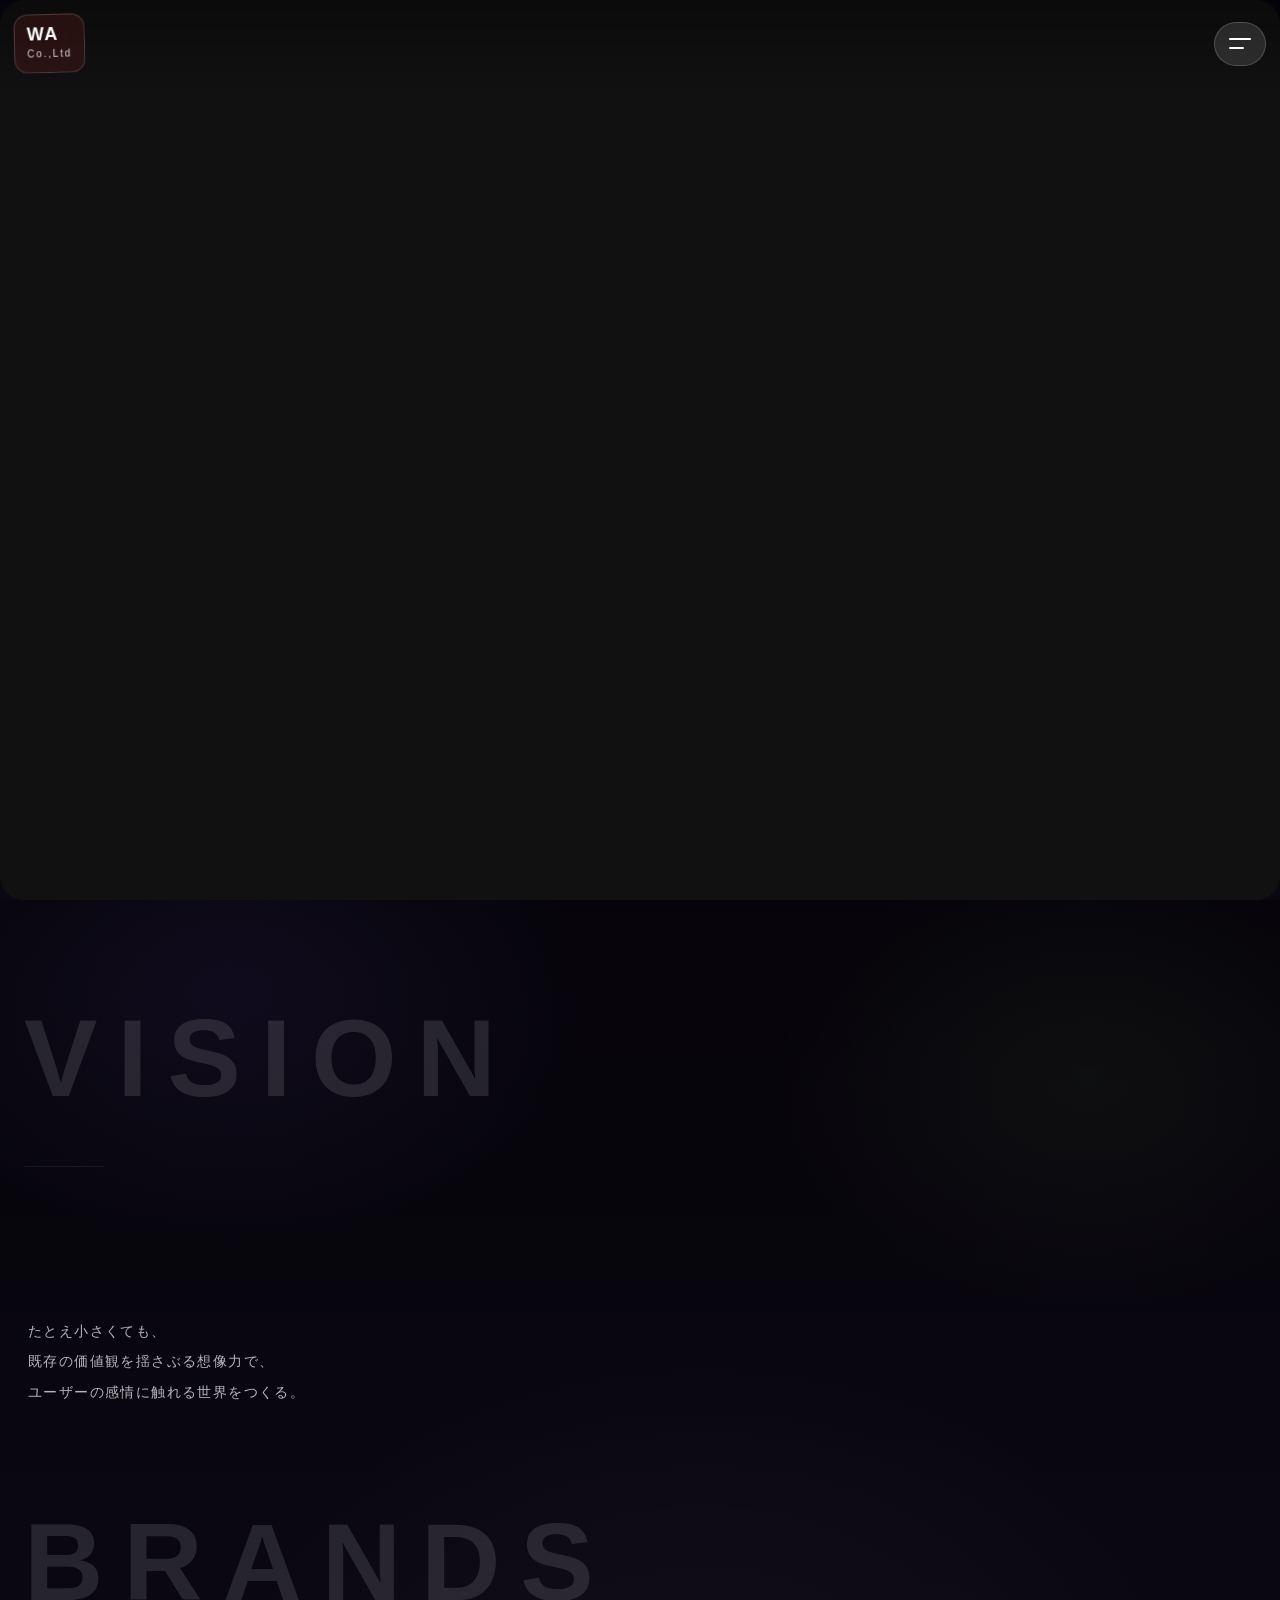
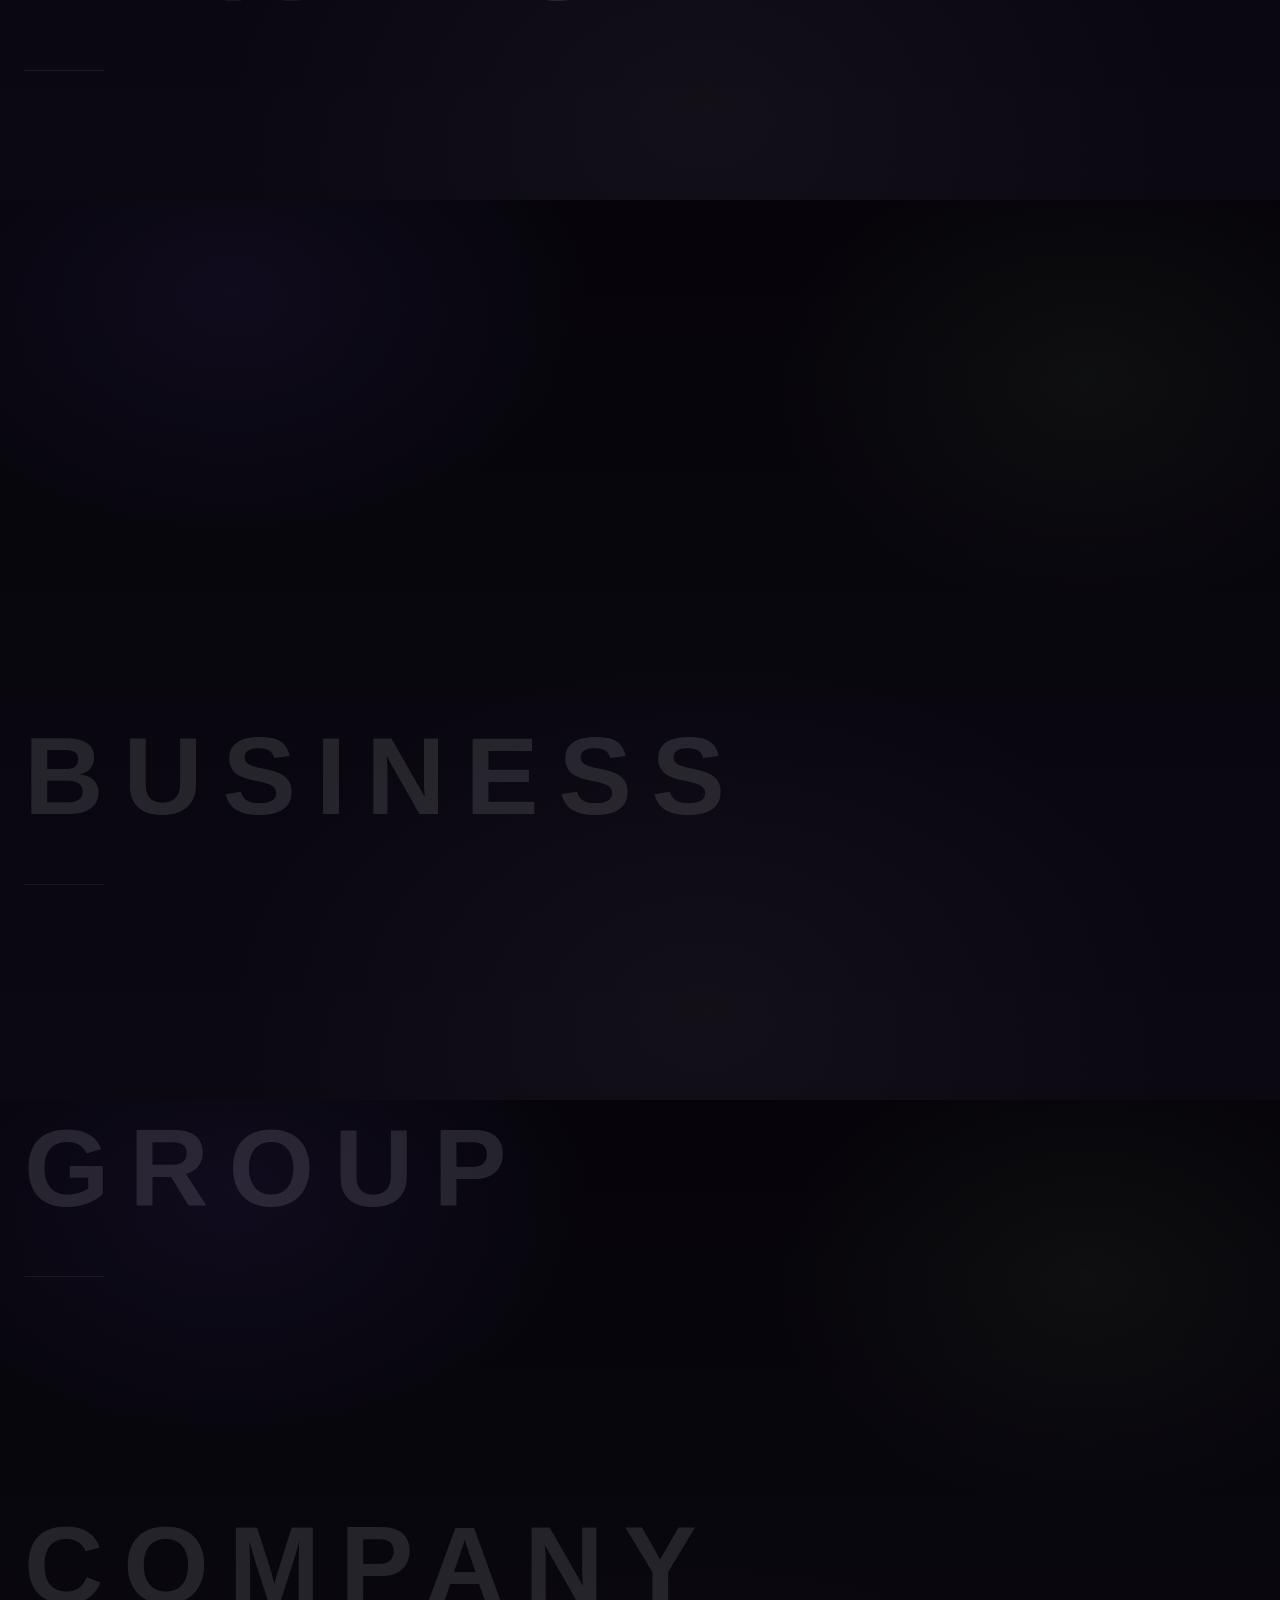
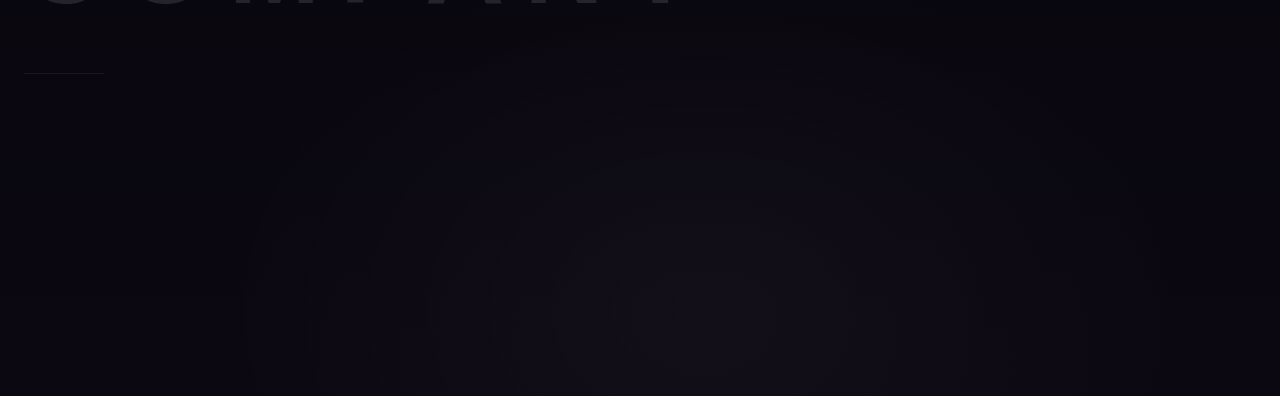
<file: index.html>
<!DOCTYPE html>
<html lang="en">
<head>
  <meta charset="UTF-8">
  <meta name="viewport" content="width=device-width, initial-scale=1.0">
  <link rel="stylesheet" href="./CSS/reset.css">
  <link rel="stylesheet" href="./CSS/base.css">
  <link rel="stylesheet" href="./CSS/mixin.css">
  <link rel="stylesheet" href="./CSS/intro.css">
  <link rel="stylesheet" href="./CSS/head.css">
  <link rel="stylesheet" href="./CSS/hero.css">
  <link rel="stylesheet" href="./CSS/vision.css">
  <link rel="stylesheet" href="./CSS/brand.css">
  <link rel="stylesheet" href="./CSS/group.css">
  <link rel="stylesheet" href="./CSS/company.css">
  <link rel="stylesheet" href="./CSS/contact.css">
  <title>ブランド名</title>
</head>

<body>

<!-- Logo Intro -->
<div class="logoIntro">
  <div class="waLogo">
    <span class="bar v1"></span>
    <span class="bar s1"></span>
    <span class="bar vMid"></span>
    <span class="bar s2"></span>
    <span class="bar s3"></span>
    <span class="bar v2"></span>
  </div>
  <div class="waText">
    <p class="waTextTop">WA</p>
    <p class="waTextUnder">Co.,Ltd</p>
  </div>
</div>

<!-- Header Menu -->
<header class="siteHeader">
  <a class="brand" href="#">
    <span class="brandMark">WA</span>
    <span class="brandSub">Co.,Ltd</span>
  </a>
  <input type="checkbox" id="menuToggle" class="menuToggle" />
  <label class="menuBtn" for="menuToggle" aria-label="Open menu">
    <span></span>
    <span></span>
  </label>
  <div class="menuOverlay" id="menuOverlay" aria-hidden="true">
    <label class="menuBackdrop" for="menuToggle" aria-label="Close menu"></label>
    <div class="menuPanel" role="dialog" aria-modal="true" aria-label="Menu">
      <div class="menuTop">
        <div class="menuKicker">Menu</div>
        <label class="menuClose" for="menuToggle" aria-label="Close menu">
          <span></span><span></span>
        </label>
      </div>
      <nav class="menuNav" aria-label="Primary">
        <a href="./recruit.html" class="menuLink">
          <span class="menuLinkLabel">Recruit</span>
          <span class="menuLinkMeta">Join the team</span>
        </a>
      
        <a href="./index.html#contact" class="menuLink">
          <span class="menuLinkLabel">Contact</span>
          <span class="menuLinkMeta">Get in touch</span>
        </a>
      </nav>      
      <div class="menuFooter">
        <span class="menuHint">Tap outside to close</span>
      </div>
    </div>
  </div>
</header>

<section class="heroFade" aria-label="Top visuals">
  <img class="heroFade__img is-1" src="./pic/brandB.png" alt="">
  <img class="heroFade__img is-2" src="./pic/brandA.png" alt="">
</section>

<!-- Vision -->
<section class="vision reveal">
  <h1 class="subTitle">VISION</h1>
  <p class="visionEn">
    In a constantly changing world,<br>
    we create new perspectives.
  </p>
  <p class="visionJa">
    たとえ小さくても、<br>
    既存の価値観を揺さぶる想像力で、<br>
    ユーザーの感情に触れる世界をつくる。
  </p>
</section>

<!--  Brand -->
<section class="brands reveal" aria-label="Brands">
  <h2 class="subTitle">BRANDS</h2>
  <div class="brandSnap">
    <article class="brandCard" tabindex="0">
      <h3>BRAND A</h3>
      <img src="./pic/brandA.png" alt="">
      <p class="brandDesc">日常に溶け込みながらも<br>少しだけ価値観をずらすデザイン。</p>
      <ul class="brandLinks">
        <li><a href="" target="_blank" rel="noopener">Instagram</a></li>
        <li><a href="" target="_blank" rel="noopener">ZOZO</a></li>
        <li><a href="" target="_blank" rel="noopener">Official EC</a></li>
      </ul>
    </article>
    <article class="brandCard" tabindex="0">
      <h3>BRAND B</h3>
      <img src="./pic/brandB.png" alt="">
      <p class="brandDesc">素材とシルエットに焦点を当てた<br>静かな存在感のあるプロダクト。</p>
      <ul class="brandLinks">
        <li><a href="" target="_blank" rel="noopener">Instagram</a></li>
        <li><a href="" target="_blank" rel="noopener">ZOZO</a></li>
        <li><a href="" target="_blank" rel="noopener">Official EC</a></li>
      </ul>
    </article>
  </div>
</section>

<!-- Business -->
<section class="business reveal">
  <h2 class="subTitle">BUSINESS</h2>
  <ul class="businessList">
    <li>アパレルブランドの企画・製造・販売</li>
    <li>ECサイトの運営・管理</li>
    <li>ビジュアル・クリエイティブ制作</li>
    <li>ブランドコンサルティング</li>
  </ul>
</section>

<!-- Group Companies -->
<section class="group reveal">
  <h2 class="subTitle">GROUP</h2>
  <ul class="groupList">
    <li>
      <h3 class="groupName">GROUP COMPANY A</h3>
      <a href="" target="_blank" rel="noopener" class="official-link">Official Site</a>
    </li>
    <li>
      <h3 class="groupName">GROUP COMPANY B</h3>
      <a href="" target="_blank" rel="noopener" class="official-link">Official Site</a>
    </li>
  </ul>
</section>

<!-- Company -->
<section class="company reveal">
  <h2 class="subTitle">COMPANY</h2>
  <dl class="companyInfo">
    <div>
      <dt>会社名</dt>
      <dd>WA Co.,Ltd</dd>
    </div>
    <div>
      <dt>所在地</dt>
      <dd>
        〒000-0000<br>
        東京都○○区○○ 0-0-0
      </dd>
    </div>
    <div>
      <dt>設立</dt>
      <dd>20XX年</dd>
    </div>
    <div>
      <dt>事業内容</dt>
      <dd>アパレル事業 / EC事業 / クリエイティブ事業</dd>
    </div>
  </dl>
</section>

<!-- Contact -->
<section class="container reveal">
  <ul class="ContactFlex">
    <li><a href="" class="listbutton" data-label="Recruit">Recruit</a></li>
    <li><a href="" class="listbutton" data-label="Contact">Contact</a></li>
  </ul>      
</section>
  
</body>
</html>
</file>
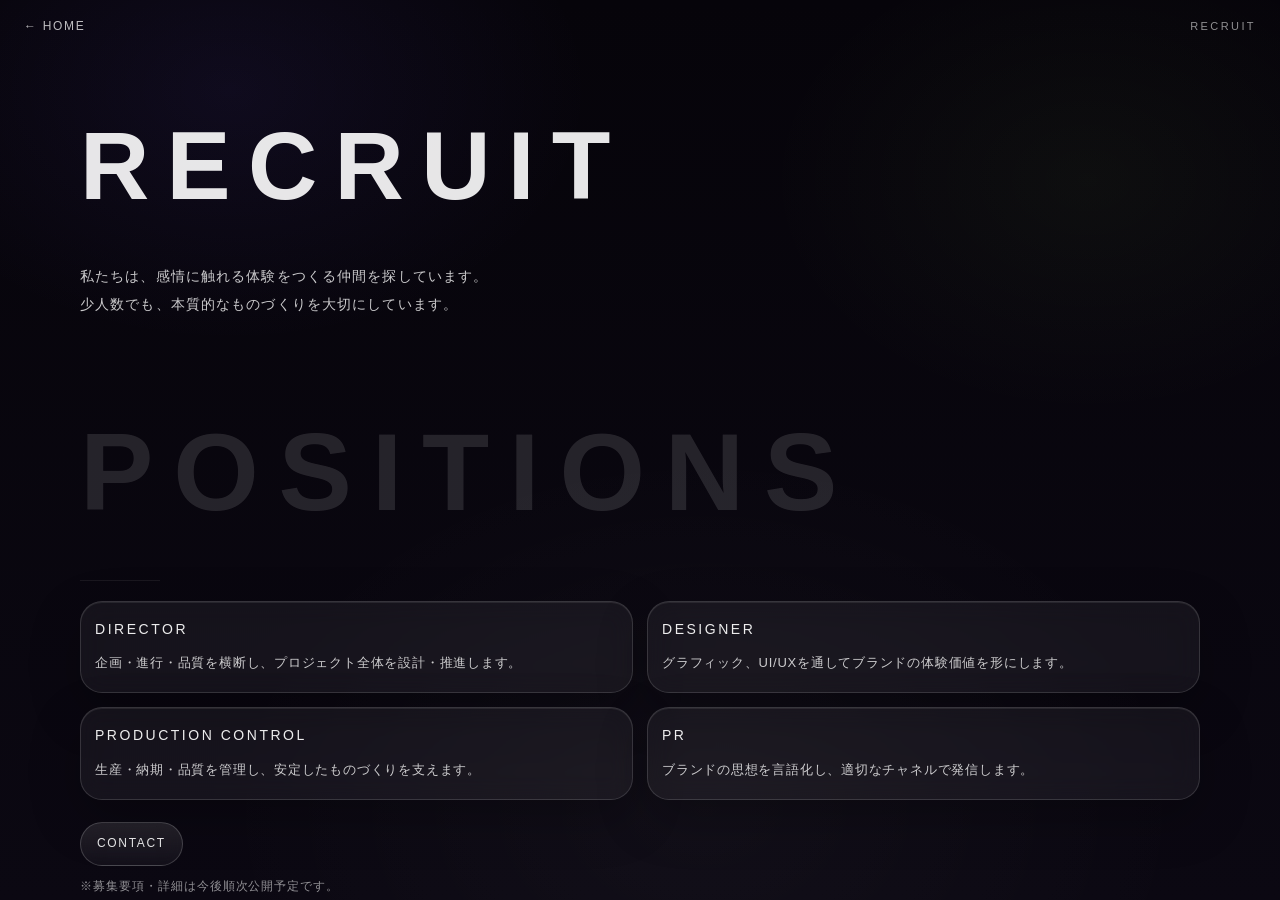
<file: recruit.html>
<!doctype html>
<html lang="ja">
<head>
  <meta charset="UTF-8" />
  <meta name="viewport" content="width=device-width, initial-scale=1.0" />

  <!-- 共通CSS -->
  <link rel="stylesheet" href="./CSS/reset.css">
  <link rel="stylesheet" href="./CSS/base.css">
  <link rel="stylesheet" href="./CSS/mixin.css">

  <!-- Recruit専用 -->
  <link rel="stylesheet" href="./CSS/recruit.css">

  <title>RECRUIT | ブランド名</title>
</head>

<body>

  <!-- ===== Header ===== -->
  <header class="recruitHeader">
    <a class="recruitBack" href="./index.html" aria-label="Back to home">
      ← HOME
    </a>
    <span class="recruitTag">RECRUIT</span>
  </header>

  <main class="recruitMain">

    <!-- ===== Hero ===== -->
    <section class="recruitHero">
      <h1 class="recruitTitle">RECRUIT</h1>
      <p class="recruitLead">
        私たちは、感情に触れる体験をつくる仲間を探しています。<br>
        少人数でも、本質的なものづくりを大切にしています。
      </p>
    </section>

    <!-- ===== Positions ===== -->
    <section class="recruitSection" aria-label="Open positions">
      <h2 class="subTitle">POSITIONS</h2>

      <ul class="positionList">
        <li class="positionCard">
          <h3 class="positionName">Director</h3>
          <p class="positionDesc">
            企画・進行・品質を横断し、プロジェクト全体を設計・推進します。
          </p>
        </li>

        <li class="positionCard">
          <h3 class="positionName">Designer</h3>
          <p class="positionDesc">
            グラフィック、UI/UXを通してブランドの体験価値を形にします。
          </p>
        </li>

        <li class="positionCard">
          <h3 class="positionName">Production Control</h3>
          <p class="positionDesc">
            生産・納期・品質を管理し、安定したものづくりを支えます。
          </p>
        </li>

        <li class="positionCard">
          <h3 class="positionName">PR</h3>
          <p class="positionDesc">
            ブランドの思想を言語化し、適切なチャネルで発信します。
          </p>
        </li>
      </ul>

      <!-- ===== CTA ===== -->
      <div class="recruitCta">
        <a class="recruitButton" href="./index.html#contact">
          CONTACT
        </a>
        <p class="recruitNote">
          ※募集要項・詳細は今後順次公開予定です。
        </p>
      </div>
    </section>

  </main>

</body>
</html>
</file>
<file: CSS/base.css>
/* ==========================
   base.css
   ========================== */

/* ルート変数（全体共通） */
:root {
  --color-text: #fff;
  --font-main: "Helvetica Neue", Arial, sans-serif;
  --line-height-base: 1.7;

  /* 全体背景用（Brandsで使ってたやつを全体へ） */
  --bg0: #06040a;
  --bg1: #0b0812;
}

/* body 基本設定（全体背景をここで作る） */
html, body { height: 100%; }

body {
  /* background:
    radial-gradient(600px 420px at 18% 10%, rgba(122,92,255,.08), transparent 60%),
    radial-gradient(520px 380px at 85% 20%, rgba(184,255,106,.05), transparent 62%),
    radial-gradient(700px 520px at 55% 90%, rgba(255,255,255,.03), transparent 70%),
    linear-gradient(180deg, var(--bg0), var(--bg1)); */
  /* background:
    radial-gradient(600px 420px at 18% 10%, rgba(122,92,255,.14), transparent 60%),
    radial-gradient(520px 380px at 85% 20%, rgba(184,255,106,.08), transparent 62%),
    radial-gradient(700px 520px at 55% 90%, rgba(255,255,255,.04), transparent 70%),
    linear-gradient(180deg, var(--bg0), var(--bg1)); */
  background:
    radial-gradient(600px 420px at 18% 10%, rgba(122,92,255,.08), transparent 60%),
    radial-gradient(520px 380px at 85% 20%, rgba(184,255,106,.04), transparent 62%),
    radial-gradient(700px 520px at 55% 90%, rgba(255,255,255,.03), transparent 70%),
    linear-gradient(180deg, var(--bg0), var(--bg1));
  
  color: var(--color-text);
  font-family: var(--font-main);
  line-height: var(--line-height-base);
  letter-spacing: 0.04em;
  -webkit-font-smoothing: antialiased;
  -moz-osx-font-smoothing: grayscale;

  /* 変な横スライドの保険（全体で一発封じ） */
  overflow-x: hidden;
}


/* 共通テキスト */
p { font-size: 16px; }

/* 見出し（あとで上書き前提） */
h1 { font-size: 48px; font-weight: 700; }
h2 { font-size: 32px; font-weight: 600; }
h3 { font-size: 24px; font-weight: 500; }

/* セクション余白 */
section { padding: 120px 80px; }

/* SP */
@media (max-width: 768px) {
  section { padding: 80px 24px; }
  h1 { font-size: 36px; }
}
</file>
<file: CSS/mixin.css>
/* ===== Vision (Mobile First) ===== */
/* デフォルトは見える（iPhoneでも消えない） */
.reveal > *{
  opacity: 1;
  transform: none;
}
/* view-timeline対応ブラウザだけ、スクロール演出を有効化 */
@supports (animation-timeline: view()) {
  .reveal > *{
    opacity: 0;
    transform: translateY(24px);
    animation: fadeUp linear both;
    animation-timeline: view();
    animation-range: entry 20% cover 40%;
  }
}
@supports (animation-timeline: view()) {
  .reveal {
    animation-timeline: view();
    animation-range: entry 20% cover 40%;
  }
  .reveal > * {
    animation: fadeUp linear both;
    animation-timeline: view();
    animation-range: entry 20% cover 40%;
  }
}
@keyframes fadeUp {
  from {
    opacity: 0;
    transform: translateY(24px);
  }
  to {
    opacity: 1;
    transform: translateY(0);
  }
}
/* セクション共通 */
section {
  /* padding: clamp(64px, 12vw, 120px) 24px; */
  padding: 0 24px 60px;
  position: relative;
}
/* subTitle共通 */
.subTitle {
  font-size: clamp(36px, 12vw, 110px);
  font-weight: 700;
  letter-spacing: 0.18em;
  opacity: 0.12;
  margin-bottom: 36px;
  position: relative;
}
.subTitle::after {
  content: "";
  position: absolute;
  left: 0;
  bottom: -16px;
  width: 80px;
  height: 1px;
  background: currentColor;
  opacity: 0.6;
}
</file>
<file: CSS/intro.css>
/* モバイル対応 */
/* 共通flex */
.flex {
  display: flex;
  align-items: center;
  justify-content: space-between;
}


/* =========================
   ロゴイントロ全体
========================= */
.logoIntro {
  position: fixed;
  inset: 0;
  background: #19121cb9;
  display: flex;
  flex-direction: column;
  align-items: center;
  justify-content: center;
  z-index: 9999;
  animation: introOut 0.8s ease forwards;
  animation-delay: 3.2s;
}
@keyframes introOut {
  to {
    opacity: 0;
    pointer-events: none;
  }
}

/* =========================
   ロゴ本体
========================= */
.waLogo {
  position: relative;
  width: 260px;
  height: 140px;
  transform: translateX(10px);
}

/* =========================
   共通バー
========================= */
.bar {
  position: absolute;
  width: 34px;
  height: 160px;
  background: #ece7e7;
  opacity: 0;
  filter: blur(6px);

  animation-duration: 1.4s;
  animation-timing-function: cubic-bezier(0.77,0,0.175,1);
  animation-fill-mode: forwards;
}

.bar::after {
  content: "";
  position: absolute;
  inset: -6px;
  border: 2px solid rgba(86,81,81,0.6);
  pointer-events: none;
}

/* =========================
   初期位置（バラバラ）
========================= */
.v1 {
  left: -30vw;
  top: -20vh;
  transform: rotate(-30deg) scale(0.6);
  animation-name: v1in;
  animation-delay: 0.1s;
}

.s1 {
  left: -10vw;
  top: 30vh;
  transform: rotate(-20deg) scale(0.6) skewX(-26deg);
  animation-name: s1in;
  animation-delay: 0.25s;
  z-index: 1;
}

.vMid {
  left: 10vw;
  top: -40vh;
  transform: rotate(10deg) scale(0.5);
  animation-name: vMidIn;
  animation-delay: 0.35s;
}

.s2 {
  left: 20vw;
  top: 35vh;
  transform: rotate(25deg) scale(0.6) skewX(-26deg);
  animation-name: s2in;
  animation-delay: 0.45s;
}

.s3 {
  left: -25vw;
  top: -35vh;
  transform: rotate(-15deg) scale(0.6) skewX(-26deg);
  animation-name: s3in;
  animation-delay: 0.55s;
  z-index: 1;
}

.v2 {
  left: 40vw;
  top: 10vh;
  transform: rotate(30deg) scale(0.7);
  animation-name: v2in;
  animation-delay: 0.65s;
}

/* =========================
   アニメーション（最終形統一）
========================= */
@keyframes v1in {
  to {
    left: 0;
    top: 0;
    opacity: 1;
    filter: blur(0);
    transform: rotate(0) scale(1);
  }
}

@keyframes s1in {
  70% {
    left: 48px;
    top: -6px;
    opacity: 1;
  }
  to {
    left: 40px;
    top: 0;
    opacity: 1;
    filter: blur(0);
    transform: rotate(0) scale(1) skewX(-26deg);
  }
}

@keyframes vMidIn {
  to {
    left: 80px;
    top: 0;
    opacity: 1;
    filter: blur(0);
    transform: rotate(0) scale(1);
  }
}

@keyframes s2in {
  to {
    left: 120px;
    top: 0;
    opacity: 1;
    filter: blur(0);
    transform: rotate(0) scale(1) skewX(-26deg);
  }
}

@keyframes s3in {
  to {
    left: 156px;
    top: 0;
    opacity: 1;
    filter: blur(0);
    transform: rotate(0) scale(1) skewX(-26deg);
  }
}

@keyframes v2in {
  to {
    left: 200px;
    top: 0;
    opacity: 1;
    filter: blur(0);
    transform: rotate(0) scale(1);
  }
}

/* =========================
   ロゴテキスト
========================= */
.waText {
  width: 250px;
  display: flex;
  align-items: baseline;
  margin-top: 8px;
  gap: 10px;
  font-family: "Helvetica Neue", Arial, sans-serif;
}

.waTextTop {
  font-size: 50px;
  font-weight: 600;
  letter-spacing: 0.08em;
  text-transform: uppercase;
  margin-left: -0.05em;
  opacity: 0;
  animation: textIn 0.6s ease forwards;
  animation-delay: 2.1s;
}

.waTextUnder {
  font-size: 33px;
  font-weight: 500;
  letter-spacing: 0.28em;
  margin-right: -0.05em;
  opacity: 0;
  animation: textIn 0.6s ease forwards;
  animation-delay: 2.1s;
  text-transform: lowercase;
}

@keyframes textIn {
  to { opacity: 1; }
}
</file>
<file: CSS/head.css>
/* =========================
   Header menu button
========================= */
:root{
  --ink:#111;
  --paper: rgba(255,255,255,.72);
  --line: rgba(0,0,0,.14);
}
/* ヘッダーを画像に重ねる（世界観の分断を消す） */
.siteHeader{
  position: fixed;
  top: env(safe-area-inset-top);
  left: 0; right: 0;
  z-index: 50;
  display:flex;
  align-items:center;
  justify-content:space-between;
  padding: 14px 14px;
  /* “ガラス”だけどやりすぎない */
  background: linear-gradient(to bottom, rgba(0,0,0,.35), rgba(0,0,0,0));
}
/* ロゴを“ステッカー”っぽく（砕けた印象） */
.brand{
  display:flex;
  flex-direction:column;
  gap:2px;
  text-decoration:none;
  color:#fff;
  width: fit-content;
  padding: 10px 12px;
  border-radius: 14px;
  background: rgba(209, 35, 35, 0.12);
  border: 1px solid rgba(255,255,255,.18);
  backdrop-filter: blur(10px);
  -webkit-backdrop-filter: blur(10px);
  /* ちょいコラージュ感：わずかに回す */
  transform: rotate(-1.5deg);
}
.brandMark{
  font-weight:700;
  letter-spacing:.08em;
  font-size: 18px;
  line-height: 1;
}
.brandSub{
  font-size: 10px;
  letter-spacing:.18em;
  opacity: .85;
}
/* メニューも“タグ”にして、タップターゲット大きく */
.menuBtn{
  width: 52px;
  height: 44px;
  border-radius: 999px;
  border: 1px solid rgba(255,255,255,.18);
  background: rgba(255,255,255,.12);
  backdrop-filter: blur(10px);
  -webkit-backdrop-filter: blur(10px);
  display:flex;
  flex-direction:column;
  justify-content:center;
  gap:7px;
  padding: 0 14px;
}
.menuBtn span{
  display:block;
  height: 2px;
  background:#fff;
  border-radius: 2px;
}
.menuBtn span:nth-child(2){
  width: 70%;
}
/* ヒーロー：画像の上に“可読性スクリーン”を敷く */
.hero{
  position: relative;
  height: min(86vh, 760px);
  overflow:hidden;
}
.heroImg{
  width:100%;
  height:100%;
  object-fit: cover;
  transform: scale(1.02);
}
/* 文字の可読性＋アート方向の空気感 */
.hero::after{
  content:"";
  position:absolute;
  inset:0;
  background:
    radial-gradient(80% 60% at 35% 25%, rgba(0,0,0,.35), rgba(0,0,0,0) 60%),
    linear-gradient(to top, rgba(0,0,0,.40), rgba(0,0,0,0) 55%);
  pointer-events:none;
}
/* タイトルは“ポスター”っぽく */
.heroInner{
  position:absolute;
  left: 14px;
  right: 14px;
  bottom: 18px;
  color:#fff;
}
.heroBadge{
  width: fit-content;
  padding: 10px 12px;
  border-radius: 999px;
  background: rgba(255,255,255,.78);
  color: var(--ink);
  border: 1px solid var(--line);
  letter-spacing: .18em;
  font-size: 11px;
  text-transform: uppercase;
  /* 砕けた“貼り付け感” */
  transform: rotate(1.2deg);
  box-shadow: 0 14px 30px rgba(0,0,0,.18);
}
.heroTitle{
  margin: 14px 0 6px;
  font-size: clamp(34px, 9vw, 56px);
  letter-spacing: .10em;
  line-height: 1.02;
  text-transform: uppercase;
  text-shadow: 0 18px 50px rgba(0,0,0,.45);
}
.heroSub{
  margin:0;
  letter-spacing: .32em;
  font-size: 12px;
  opacity: .95;
  text-transform: uppercase;
}






/* =========================
  Header Menu
========================= */
.menuToggle {
  position: absolute;
  width: 1px;
  height: 1px;
  opacity: 0;
  pointer-events: none;
}
.menuBtn{
  width: 52px;
  height: 44px;
  border-radius: 999px;
  border: 1px solid rgba(255,255,255,.18);
  background: rgba(255,255,255,.12);
  backdrop-filter: blur(10px);
  -webkit-backdrop-filter: blur(10px);
  display:flex;
  flex-direction:column;
  justify-content:center;
  gap:7px;
  padding: 0 14px;
  cursor: pointer;
  user-select: none;
}
.menuBtn span{
  display:block;
  height: 2px;
  background:#fff;
  border-radius: 2px;
  transition: transform .35s ease, width .35s ease, opacity .25s ease;
}
.menuBtn span:nth-child(2){
  width: 70%;
}
.menuOverlay{
  position: fixed;
  inset: 0;
  z-index: 100;
  opacity: 0;
  pointer-events: none;
  transition: opacity .35s ease;
}
.menuOverlay::before{
  content:"";
  position:absolute;
  inset:0;
  background:
    radial-gradient(120% 80% at 30% 20%, rgba(255,255,255,.20), rgba(255,255,255,0) 60%),
    linear-gradient(to bottom, rgba(0,0,0,.55), rgba(0,0,0,.35));
  backdrop-filter: blur(10px);
  -webkit-backdrop-filter: blur(10px);
}
/* 背景タップで閉じる（label） */
.menuBackdrop{
  position:absolute;
  inset:0;
  cursor: pointer;
}
/* パネル：右上に“貼り物”みたいに出る */
.menuPanel{
  position: absolute;
  right: 14px;
  top: calc(env(safe-area-inset-top) + 120px);
  width: min(92vw, 360px);
  border-radius: 22px;
  padding: 16px 16px 14px;
  background: rgba(255,255,255,.82);
  border: 1px solid rgba(0,0,0,.10);
  box-shadow: 0 22px 60px rgba(0,0,0,.28);
  transform: translateX(18px) translateY(-6px) rotate(1.5deg);
  opacity: 0;
  transition: transform .45s cubic-bezier(.2,.9,.2,1), opacity .35s ease;
}
/* 上部 */
.menuTop{
  display:flex;
  align-items:center;
  justify-content:space-between;
  margin-bottom: 12px;
}
.menuKicker{
  font-size: 11px;
  letter-spacing: .22em;
  text-transform: uppercase;
  color: rgba(17,17,17,.72);
}
/* ×（閉じる）もlabelにする */
.menuClose{
  width: 44px;
  height: 38px;
  border-radius: 999px;
  border: 1px solid rgba(0,0,0,.12);
  background: rgba(255,255,255,.70);
  display:flex;
  align-items:center;
  justify-content:center;
  position: relative;
  cursor: pointer;
  user-select: none;
}
.menuClose span{
  position:absolute;
  width: 18px;
  height: 2px;
  background:#111;
  border-radius: 2px;
}
.menuClose span:nth-child(1){ transform: rotate(45deg); }
.menuClose span:nth-child(2){ transform: rotate(-45deg); }

/* メニューリンク：雑誌っぽいカード */
.menuNav{
  display:flex;
  flex-direction:column;
  gap: 10px;
}

.menuLink{
  position: relative;
  display:flex;
  flex-direction:column;
  gap: 6px;

  padding: 16px 14px;
  border-radius: 18px;

  text-decoration:none;
  color:#111;

  background: rgba(255,255,255,.60);
  border: 1px solid rgba(0,0,0,.08);

  transition: transform .25s ease, box-shadow .25s ease, background .25s ease;
  overflow:hidden;
}

/* 右上矢印 */
.menuLink::after{
  content:"↗";
  position:absolute;
  right: 14px;
  top: 14px;
  opacity:.55;
  transform: translateX(6px);
  transition: opacity .25s ease, transform .25s ease;
}

/* うっすらハイライトが流れる */
.menuLink::before{
  content:"";
  position:absolute;
  inset:-40px -60px;
  background: linear-gradient(120deg, rgba(0,0,0,0), rgba(0,0,0,.06), rgba(0,0,0,0));
  transform: translateX(-30%);
  transition: transform .6s ease;
}

.menuLinkLabel{
  font-size: 20px;
  letter-spacing: .08em;
  text-transform: uppercase;
  line-height: 1.05;
}
.menuLinkMeta{
  font-size: 12px;
  letter-spacing: .12em;
  color: rgba(17,17,17,.62);
}

.menuLink:hover{
  transform: translateY(-2px);
  box-shadow: 0 18px 40px rgba(0,0,0,.14);
  background: rgba(255,255,255,.78);
}
.menuLink:hover::after{
  opacity: 1;
  transform: translateX(0);
}
.menuLink:hover::before{
  transform: translateX(30%);
}

/* フッター */
.menuFooter{
  margin-top: 12px;
  padding-top: 10px;
  border-top: 1px solid rgba(0,0,0,.08);
}
.menuHint{
  font-size: 11px;
  letter-spacing: .12em;
  color: rgba(17,17,17,.55);
}

/* ===== Open state (CSS only) ===== */
.menuToggle:checked ~ .menuOverlay{
  opacity: 1;
  pointer-events: auto;
}
.menuToggle:checked ~ .menuOverlay .menuPanel{
  opacity: 1;
  transform: translateX(0) translateY(0) rotate(0deg);
}

/* ボタンも“開いてる感”に変形（=気持ちいいUX） */
.menuToggle:checked + .menuBtn span:nth-child(1){
  transform: translateY(4.5px) rotate(45deg);
}
.menuToggle:checked + .menuBtn span:nth-child(2){
  width: 100%;
  transform: translateY(-4.5px) rotate(-45deg);
}

/* キーボード操作の見た目 */
.menuBtn:focus-visible,
.menuLink:focus-visible,
.menuClose:focus-visible{
  outline: 2px solid rgba(255,255,255,.65);
  outline-offset: 3px;
}

/* 動きが苦手な人向け */
@media (prefers-reduced-motion: reduce){
  .menuOverlay,
  .menuPanel,
  .menuBtn span,
  .menuLink,
  .menuLink::before,
  .menuLink::after{
    transition: none !important;
  }
}
</file>
<file: CSS/hero.css>
/* Movieーーーーーー */ 
.pad {
  padding: 120px 0;
  max-width: 520px;
}

.heroFade{
  --hold: 3s;   /* 1枚あたりの“表示時間” */
  --fade: 1.2s; /* フェード時間（うっすら） */
  /* 1周の合計： (hold+fade) × 2 */
  --cycle: calc((var(--hold) + var(--fade)) * 2);
  position: relative;
  height: 100vh;      /* 必要なら min(76svh,720px) にしてOK */
  overflow: hidden;
  border-radius: 24px;
  background: #111;   /* 余白が出た時の保険 */
  margin: 0 0 40px;
}


/* 2枚を重ねる */
.heroFade__img{
  position: absolute;
  inset: 0;
  width: 100%;
  height: 100%;
  object-fit: cover;  /* 全面に見せたい場合 */
  /* background-color: #3f3f3f; */
  display: block;
  opacity: 0;
  will-change: opacity;
}

/* 画像1：最初に表示 */
.heroFade__img.is-1{
  animation: fade1 var(--cycle) ease-in-out infinite;
}
/* 画像2：少し遅れて表示 */
.heroFade__img.is-2{
  animation: fade2 var(--cycle) ease-in-out infinite;
}

/* 1枚目：3秒表示 → 1.2秒で消える → しばらく非表示 → 1.2秒で戻る */
@keyframes fade1{
  0%   { opacity: 1; }
  37.5%{ opacity: 1; }  /* 3s / 8s = 37.5% */
  52.5%{ opacity: 0; }  /* (3s+1.2s) / 8s = 52.5% */
  87.5%{ opacity: 0; }  /* 2枚目の表示中 */
  100% { opacity: 1; }  /* 戻りフェード */
}
/* 2枚目：最初は非表示 → 1.2秒で出る → 3秒表示 → 1.2秒で消える */
@keyframes fade2{
  0%   { opacity: 0; }
  37.5%{ opacity: 0; }  /* 1枚目ホールド中 */
  52.5%{ opacity: 1; }  /* フェードで出る */
  87.5%{ opacity: 1; }  /* 3秒ホールド */
  100% { opacity: 0; }  /* 戻りフェードで消える */
}


/* 動きが苦手な人向け */
@media (prefers-reduced-motion: reduce){
  .heroFade__img{ animation: none; }
  .heroFade__img.is-1{ opacity: 1; }
  .heroFade__img.is-2{ opacity: 0; }
}
</file>
<file: CSS/vision.css>
/* ーーーーーーーーーーーー
Vision
ーーーーーーーーーー */
.visionEn {
  font-size: clamp(22px, 5vw, 38px);
  line-height: 1.35;
  font-weight: 500;
  letter-spacing: 0.03em;
  padding: 0 0 20px 0;
}
.visionEn br {
  display: block;
  content: "";
  margin-bottom: 6px;
}
.visionJa {
  font-size: 14px;
  line-height: 2.2;
  letter-spacing: 0.1em;
  opacity: 0.7;
  padding-left: 4px;
}
</file>
<file: CSS/brand.css>
/* ==========================
   brand.css（フル）
   ※body側で背景グラデをやる前提
   ========================== */

/* Brandsセクションの安全対策（疑似要素や装飾がはみ出しても横スライドしない） */
.brands{
  --glass: rgba(255,255,255,.06);
  --stroke: rgba(255,255,255,.16);
  --accent: #b8ff6a;
  --accent2: #7a5cff;

  position: relative;
  overflow-x: clip;
  overflow-y: visible;
}

/* clip未対応の保険 */
@supports not (overflow: clip){
  .brands{ overflow-x: hidden; }
}
.brands::before{ content: none; }

/* ========== Snap / Gallery ========== */
.brandSnap{
  --gap: 14px;
  display: grid;
  grid-auto-flow: column;
  grid-auto-columns: 88%;
  gap: var(--gap);

  overflow-x: auto;
  overflow-y: hidden;
  scroll-snap-type: x mandatory;
  scroll-snap-stop: always;
  -webkit-overflow-scrolling: touch;

  /* section側に左右paddingがある想定：ここは左右0で二重padding回避 */
  padding: 10px 0 18px;
  scroll-padding: 24px;

  width: 100%;
  max-width: 560px;
  margin: 10px auto 0;

  scrollbar-width: none;
}
.brandSnap::-webkit-scrollbar{ display:none; }

/* スクロール可能が伝わる“端フェード” */
.brandSnap{
  -webkit-mask-image: linear-gradient(90deg,
    transparent 0,
    #000 10%,
    #000 90%,
    transparent 100%
  );
  mask-image: linear-gradient(90deg,
    transparent 0,
    #000 10%,
    #000 90%,
    transparent 100%
  );
}

/* ========== Card ========== */
.brandCard{
  scroll-snap-align: center;
  border-radius: 28px;
  padding: 12px;
  position: relative;
  isolation: isolate;

  background: var(--glass);
  border: 1px solid var(--stroke);
  box-shadow:
    0 28px 80px rgba(0,0,0,.35),
    inset 0 1px 0 rgba(255,255,255,.10);

  backdrop-filter: blur(14px);
  -webkit-backdrop-filter: blur(14px);

  display: grid;
  grid-template-rows: auto auto 1fr auto;
  gap: 12px;

  transform: translateZ(0) scale(.985);
  transition: transform .25s ease, box-shadow .25s ease, border-color .25s ease;
  outline: none;
}

/* グラデ枠 */
.brandCard::before{
  content:"";
  position:absolute;
  inset:-1px;
  border-radius: inherit;
  padding: 1px;

  background: linear-gradient(135deg,
    rgba(184,255,106,.55),
    rgba(122,92,255,.55),
    rgba(255,255,255,.18)
  );

  -webkit-mask:
    linear-gradient(#000 0 0) content-box,
    linear-gradient(#000 0 0);
  -webkit-mask-composite: xor;
  mask-composite: exclude;

  opacity: .8;
  z-index: 0;
}

/* ハイライト */
.brandCard::after{
  content:"";
  position:absolute;
  inset:0;
  border-radius: inherit;
  background:
    radial-gradient(400px 200px at 20% 0%, rgba(255,255,255,.18), transparent 60%),
    radial-gradient(320px 240px at 110% 30%, rgba(184,255,106,.10), transparent 55%);
  opacity: .7;
  z-index: 0;
  pointer-events:none;
}

/* 中身を上へ */
.brandCard > *{ position: relative; z-index: 1; }

/* 触った時の“持ち上がり” */
.brandCard:active{
  transform: translateY(2px) scale(.99);
}
@media (hover:hover){
  .brandCard:hover{
    transform: translateY(-6px) scale(1);
    box-shadow:
      0 34px 90px rgba(0,0,0,.45),
      0 0 0 1px rgba(255,255,255,.10) inset;
    border-color: rgba(255,255,255,.22);
  }
}
.brandCard:focus-visible{
  transform: translateY(-6px) scale(1);
  box-shadow:
    0 34px 90px rgba(0,0,0,.45),
    0 0 0 2px rgba(184,255,106,.35);
}

/* タイトル */
.brandCard h3{
  margin: 6px 6px 0;
  font-size: 14px;
  letter-spacing: .22em;
  text-transform: uppercase;
  opacity: .86;
}

/* 画像 */
.brandCard img{
  width: 100%;
  height: auto;
  aspect-ratio: 4 / 5;
  max-height: 320px;
  object-fit: cover;
  border-radius: 20px;
  display: block;

  filter: contrast(1.05) saturate(1.05);
  box-shadow:
    0 18px 40px rgba(0,0,0,.35),
    inset 0 0 0 1px rgba(255,255,255,.10);
}

/* 説明文 */
.brandDesc{
  margin: 0 6px;
  font-size: 13px;
  line-height: 1.9;
  letter-spacing: .08em;
  opacity: .78;
}

/* ========== Links ========== */
.brandLinks{
  display:flex;
  align-items: center;
  justify-content: space-evenly;
  /* gap: 4px; */
  list-style:none;
  padding: 0;
  margin: 0 2px 2px;
  flex-wrap: nowrap;
}

.brandLinks a{
  display:inline-flex;
  align-items:center;
  height: 40px;
  padding: 0 12px;
  border-radius: 999px;
  text-decoration:none;

  color: rgba(255,255,255,.88);
  border: 1px solid rgba(255,255,255,.18);
  background:
    linear-gradient(180deg, rgba(255,255,255,.10), rgba(255,255,255,.04));

  backdrop-filter: blur(10px);
  -webkit-backdrop-filter: blur(10px);

  letter-spacing: .12em;
  font-size: 12px;
  transition: transform .2s ease, border-color .2s ease, background .2s ease;
}

@media (hover:hover){
  .brandLinks a:hover{
    transform: translateY(-2px);
    border-color: rgba(184,255,106,.35);
    background:
      linear-gradient(180deg, rgba(184,255,106,.16), rgba(122,92,255,.10));
  }
}
.brandLinks a:active{ transform: translateY(1px); }

/* PC */
@media (min-width: 760px){
  .brandSnap{ grid-auto-columns: 60%; max-width: 860px; }
}

/* motion reduce */
@media (prefers-reduced-motion: reduce){
  .brandCard, .brandLinks a{ transition: none; }
}
</file>
<file: CSS/group.css>
/* ==========================
   group.css
   ========================== */

   .group{
    position: relative;
    overflow-x: clip;
  }
  @supports not (overflow: clip){
    .group{ overflow-x: hidden; }
  }
  
  /* リスト全体をカード列に */
  .groupList{
    list-style: none;
    padding: 0;
    margin: 18px 0 0;
    display: grid;
    gap: 14px;
  }
  
  /* 1社 = 1カード */
  .groupList li{
    position: relative;
    border-radius: 22px;
    padding: 18px 16px;
    background: rgba(255,255,255,.05);
    border: 1px solid rgba(255,255,255,.14);
    box-shadow:
      0 18px 50px rgba(0,0,0,.25),
      inset 0 1px 0 rgba(255,255,255,.08);
    backdrop-filter: blur(12px);
    -webkit-backdrop-filter: blur(12px);
    transition: transform .22s ease, border-color .22s ease, box-shadow .22s ease;
    isolation: isolate;
  }
  
  /* うっすらグラデ枠 */
  .groupList li::before{
    content:"";
    position:absolute;
    inset:-1px;
    border-radius: inherit;
    padding: 1px;
    background: linear-gradient(135deg,
      rgba(184,255,106,.18),
      rgba(122,92,255,.18),
      rgba(255,255,255,.10)
    );
    -webkit-mask:
      linear-gradient(#000 0 0) content-box,
      linear-gradient(#000 0 0);
    -webkit-mask-composite: xor;
    mask-composite: exclude;
    opacity: .9;
    z-index: 0;
    pointer-events:none;
  }
  
  /* 右上に“矢印”っぽいアクセント（クリック誘導） */
  .groupList li::after{
    content:"↗";
    position:absolute;
    right: 14px;
    top: 14px;
    font-size: 16px;
    letter-spacing: .06em;
    opacity: .35;
    transform: translateY(0);
    transition: transform .22s ease, opacity .22s ease;
    z-index: 1;
    pointer-events:none;
  }
  
  /* 会社名 */
  .groupName{
    margin: 0 0 10px;
    font-size: 14px;
    letter-spacing: .18em;
    text-transform: uppercase;
    opacity: .9;
  }
  
  /* リンク：ピルではなく“行動ボタン”っぽく */
  .official-link{
    display: inline-flex;
    align-items: center;
    gap: 10px;
  
    font-family: "Helvetica Neue", Arial, sans-serif;
    font-size: 12px;
    letter-spacing: 0.14em;
    text-transform: uppercase;
    text-decoration: none;
  
    color: rgba(255,255,255,.86);
    padding: 10px 14px;
    border-radius: 999px;
    border: 1px solid rgba(255,255,255,.16);
    background: linear-gradient(180deg, rgba(255,255,255,.08), rgba(255,255,255,.03));
    backdrop-filter: blur(10px);
    -webkit-backdrop-filter: blur(10px);
  
    transition: transform .2s ease, border-color .2s ease, background .2s ease, color .2s ease;
  }
  
  /* aの後ろに小さな矢印（押したくなる） */
  .official-link::after{
    content:"→";
    opacity: .7;
    transform: translateX(0);
    transition: transform .2s ease, opacity .2s ease;
  }
  
  /* hoverできる環境だけ */
  @media (hover:hover){
    .groupList li:hover{
      transform: translateY(-4px);
      border-color: rgba(255,255,255,.22);
      box-shadow:
        0 24px 70px rgba(0,0,0,.32),
        inset 0 1px 0 rgba(255,255,255,.10);
    }
    .groupList li:hover::after{
      opacity: .55;
      transform: translateY(-1px);
    }
    .official-link:hover{
      transform: translateY(-2px);
      border-color: rgba(184,255,106,.25);
      background: linear-gradient(180deg, rgba(184,255,106,.10), rgba(122,92,255,.06));
    }
    .official-link:hover::after{
      transform: translateX(3px);
      opacity: .9;
    }
  }
  
  /* タップ時 */
  .official-link:active{ transform: translateY(1px); }
  
  /* キーボード操作（アクセシビリティ） */
  .official-link:focus-visible{
    outline: none;
    box-shadow: 0 0 0 2px rgba(184,255,106,.28);
  }
  
  /* PCで少し横並びも可能に（必要なら） */
  @media (min-width: 760px){
    .groupList{
      grid-template-columns: repeat(2, minmax(0, 1fr));
    }
  }
</file>
<file: CSS/company.css>
/* ==========================
   company.css
   ========================== */

   .company{
    position: relative;
    overflow-x: clip;
  }
  @supports not (overflow: clip){
    .company{ overflow-x: hidden; }
  }
  
  /* 情報カード（dl全体） */
  .companyInfo{
    margin: 18px 0 0;
    padding: 18px 16px;
    border-radius: 26px;
  
    background: rgba(255,255,255,.05);
    border: 1px solid rgba(255,255,255,.14);
    box-shadow:
      0 22px 70px rgba(0,0,0,.28),
      inset 0 1px 0 rgba(255,255,255,.08);
  
    backdrop-filter: blur(14px);
    -webkit-backdrop-filter: blur(14px);
  
    display: grid;
    gap: 12px;
  
    position: relative;
    isolation: isolate;
  }
  
  /* うっすらグラデ枠（ブランド/グループと統一感） */
  .companyInfo::before{
    content:"";
    position:absolute;
    inset:-1px;
    border-radius: inherit;
    padding: 1px;
    background: linear-gradient(135deg,
      rgba(184,255,106,.14),
      rgba(122,92,255,.16),
      rgba(255,255,255,.10)
    );
    -webkit-mask:
      linear-gradient(#000 0 0) content-box,
      linear-gradient(#000 0 0);
    -webkit-mask-composite: xor;
    mask-composite: exclude;
    opacity: .9;
    z-index: 0;
    pointer-events:none;
  }
  
  /* 中身を上へ */
  .companyInfo > *{ position: relative; z-index: 1; }
  
  /* 1行（div）＝1項目 */
  .companyInfo > div{
    display: grid;
    grid-template-columns: 92px 1fr; /* SPはラベル固定幅 */
    gap: 10px;
    padding: 12px 10px;
    border-radius: 18px;
  
    background: linear-gradient(180deg, rgba(255,255,255,.05), rgba(255,255,255,.02));
    border: 1px solid rgba(255,255,255,.10);
  }
  
  /* ラベル（dt） */
  .companyInfo dt{
    font-size: 12px;
    letter-spacing: .18em;
    text-transform: uppercase;
    opacity: .70;
    margin: 0;
  }
  
  /* 値（dd） */
  .companyInfo dd{
    margin: 0;
    font-size: 14px;
    line-height: 1.9;
    letter-spacing: .06em;
    opacity: .90;
  }
  
  /* 住所のbrが詰まりすぎる場合の微調整 */
  .companyInfo dd br{ content:""; display:block; margin-bottom: 6px; }
  
  /* PCは2カラム化で“資料感” */
  @media (min-width: 760px){
    .companyInfo{
      padding: 22px 20px;
      gap: 14px;
    }
    .companyInfo > div{
      grid-template-columns: 120px 1fr;
      padding: 14px 14px;
    }
  }
  
  /* さらに広い場合は2列レイアウト（情報が増えた時に綺麗） */
  @media (min-width: 980px){
    .companyInfo{
      grid-template-columns: repeat(2, minmax(0, 1fr));
    }
  }
  
  /* motion reduce */
  @media (prefers-reduced-motion: reduce){
    .companyInfo, .companyInfo > div{ transition: none; }
  }
</file>
<file: CSS/contact.css>
/* -----------
CONTACT 
---------------*/
/* 右下に浮かせる：アパレルLPの“フローティング導線” */
.ContactFlex{
  position: fixed;
  right: 18px;
  bottom: 18px;
  z-index: 50;
  display: flex;
  gap: 10px;
  list-style: none;
  margin: 0;
  padding: 0;
  /* ちょい斜めで“変わった”感 */
  transform: rotate(-2deg);
}
/* ベース：ガラスっぽいピル */
.listbutton{
  --bg: rgba(255,255,255,.65);
  --bd: rgba(0,0,0,.16);
  --tx: #111;
  position: relative;
  display: inline-flex;
  align-items: center;
  justify-content: center;
  height: 44px;
  padding: 0 18px;
  border-radius: 999px;
  color: var(--tx);
  text-decoration: none;
  font-size: 12px;
  letter-spacing: .18em;
  text-transform: uppercase;
  background: var(--bg);
  border: 1px solid var(--bd);
  backdrop-filter: blur(10px);
  -webkit-backdrop-filter: blur(10px);
  box-shadow: 0 12px 30px rgba(0,0,0,.12);
  transition: transform .35s ease, box-shadow .35s ease, background .35s ease, border-color .35s ease;
  overflow: hidden;
}
/* ラベルを“二重化”して不思議なズレ演出 */
.listbutton::before{
  content: attr(data-label);
  position: absolute;
  left: 18px;
  top: 50%;
  transform: translateY(-50%) translateX(-2px);
  opacity: .0;
  letter-spacing: .32em;
  font-size: 10px;
  color: rgba(17,17,17,.45);
  transition: opacity .35s ease, transform .35s ease;
  pointer-events: none;
}
/* ホバーで伸びる＆矢印が出る */
.listbutton::after{
  content: "↗";
  position: absolute;
  right: 14px;
  top: 50%;
  transform: translateY(-50%) translateX(10px);
  opacity: 0;
  font-size: 14px;
  transition: opacity .35s ease, transform .35s ease;
  pointer-events: none;
}
.listbutton:hover{
  transform: translateY(-2px) scale(1.02);
  box-shadow: 0 16px 40px rgba(0,0,0,.18);
  background: rgba(255,255,255,.78);
  border-color: rgba(0,0,0,.28);
  padding-right: 36px; /* 矢印分の余白 */
}
.listbutton:hover::after{
  opacity: 1;
  transform: translateY(-50%) translateX(0);
}
.listbutton:hover::before{
  opacity: 1;
  transform: translateY(-50%) translateX(6px);
}
/* 2つ目だけ“逆”のニュアンスにしてアシンメトリー感 */
.ContactFlex li:nth-child(2) .listbutton{
  --bg: rgba(17,17,17,.72);
  --bd: rgba(255,255,255,.22);
  --tx: #fff;
  box-shadow: 0 12px 30px rgba(0,0,0,.22);
}
.ContactFlex li:nth-child(2) .listbutton::before{
  color: rgba(255,255,255,.45);
}
.ContactFlex li:nth-child(2) .listbutton:hover{
  background: rgba(17,17,17,.82);
  border-color: rgba(255,255,255,.36);
}
/* モバイルは縦並び＋回転を弱める */
@media (max-width: 600px){
  .ContactFlex{
    /* right: 0;
    bottom: 14px;
    flex-direction: column;
    align-items: flex-end;
    transform: rotate(-1deg); */
    display:  none;
  }
}
</file>
<file: CSS/recruit.css>
/* ==========================
   recruit.css
   ========================== */

/* ===== Header ===== */
.recruitHeader{
  display:flex;
  align-items:center;
  justify-content: space-between;
  padding: 16px 24px;
}

.recruitBack{
  display:inline-flex;
  align-items:center;
  gap: 8px;
  text-decoration:none;
  font-size: 12px;
  letter-spacing: .14em;
  text-transform: uppercase;
  color: rgba(255,255,255,.86);
  opacity: .85;
  transition: opacity .2s ease, transform .2s ease;
}
@media (hover:hover){
  .recruitBack:hover{
    opacity: 1;
    transform: translateY(-1px);
  }
}
.recruitBack:active{ transform: translateY(1px); }

.recruitTag{
  font-size: 11px;
  letter-spacing: .22em;
  text-transform: uppercase;
  opacity: .55;
}

/* ===== Hero ===== */
.recruitHero{
  padding: 24px 24px 10px;
}

.recruitTitle{
  margin: 0 0 14px;
  font-size: clamp(44px, 11vw, 96px);
  letter-spacing: .18em;
  opacity: .9;
}

.recruitLead{
  margin: 0;
  font-size: 14px;
  line-height: 2;
  letter-spacing: .08em;
  opacity: .78;
}

/* ===== Section ===== */
.recruitSection{
  padding: 40px 24px 0;
}

/* ===== Position list ===== */
.positionList{
  list-style:none;
  padding: 0;
  margin: 18px 0 0;
  display: grid;
  gap: 14px;
}

/* 1職種カード */
.positionCard{
  border-radius: 22px;
  padding: 16px 14px;

  background: rgba(255,255,255,.05);
  border: 1px solid rgba(255,255,255,.14);
  box-shadow:
    0 18px 50px rgba(0,0,0,.25),
    inset 0 1px 0 rgba(255,255,255,.08);

  backdrop-filter: blur(12px);
  -webkit-backdrop-filter: blur(12px);

  transition: transform .25s ease, box-shadow .25s ease, border-color .25s ease;
}

/* hoverできる端末のみ */
@media (hover:hover){
  .positionCard:hover{
    transform: translateY(-4px);
    box-shadow:
      0 24px 70px rgba(0,0,0,.32),
      inset 0 1px 0 rgba(255,255,255,.10);
    border-color: rgba(255,255,255,.22);
  }
}

.positionName{
  margin: 0 0 10px;
  font-size: 14px;
  letter-spacing: .18em;
  text-transform: uppercase;
  opacity: .92;
}

.positionDesc{
  margin: 0;
  font-size: 13px;
  line-height: 1.9;
  letter-spacing: .06em;
  opacity: .78;
}

/* ===== CTA ===== */
.recruitCta{
  margin-top: 22px;
  display: grid;
  gap: 10px;
  justify-items: start;
}

.recruitButton{
  display:inline-flex;
  align-items:center;
  justify-content:center;
  height: 44px;
  padding: 0 16px;
  border-radius: 999px;
  text-decoration:none;

  font-size: 12px;
  letter-spacing: .14em;
  text-transform: uppercase;

  color: rgba(255,255,255,.88);
  border: 1px solid rgba(255,255,255,.18);
  background: linear-gradient(
    180deg,
    rgba(255,255,255,.10),
    rgba(255,255,255,.04)
  );

  backdrop-filter: blur(10px);
  -webkit-backdrop-filter: blur(10px);

  transition: transform .2s ease, border-color .2s ease, background .2s ease;
}

@media (hover:hover){
  .recruitButton:hover{
    transform: translateY(-2px);
    border-color: rgba(184,255,106,.28);
    background: linear-gradient(
      180deg,
      rgba(184,255,106,.12),
      rgba(122,92,255,.08)
    );
  }
}
.recruitButton:active{ transform: translateY(1px); }

.recruitNote{
  margin: 0;
  font-size: 12px;
  letter-spacing: .08em;
  opacity: .55;
}

/* ===== PC ===== */
@media (min-width: 760px){
  .recruitHero{
    padding: 32px 80px 10px;
  }
  .recruitSection{
    padding: 50px 80px 0;
  }
  .positionList{
    grid-template-columns: repeat(2, minmax(0, 1fr));
  }
}

/* ===== motion reduce ===== */
@media (prefers-reduced-motion: reduce){
  .positionCard,
  .recruitButton{
    transition: none;
  }
}
</file>
